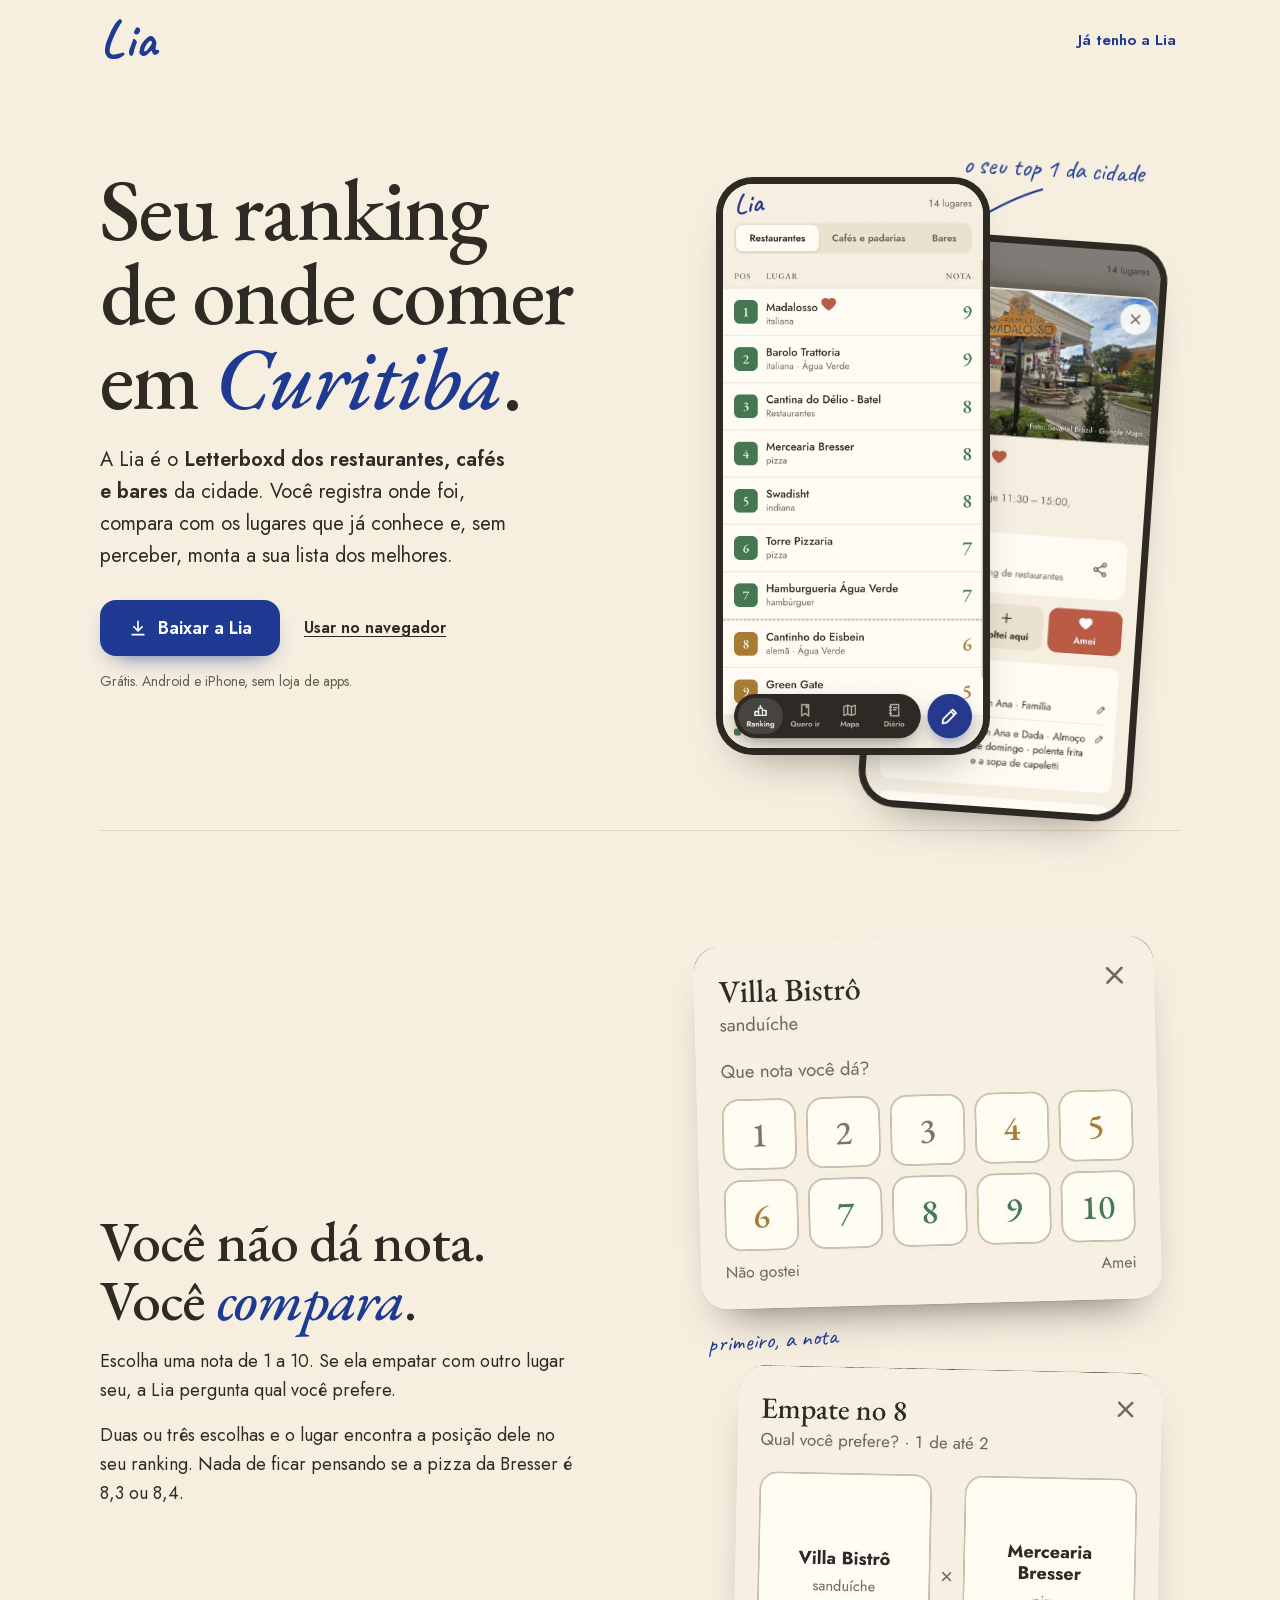
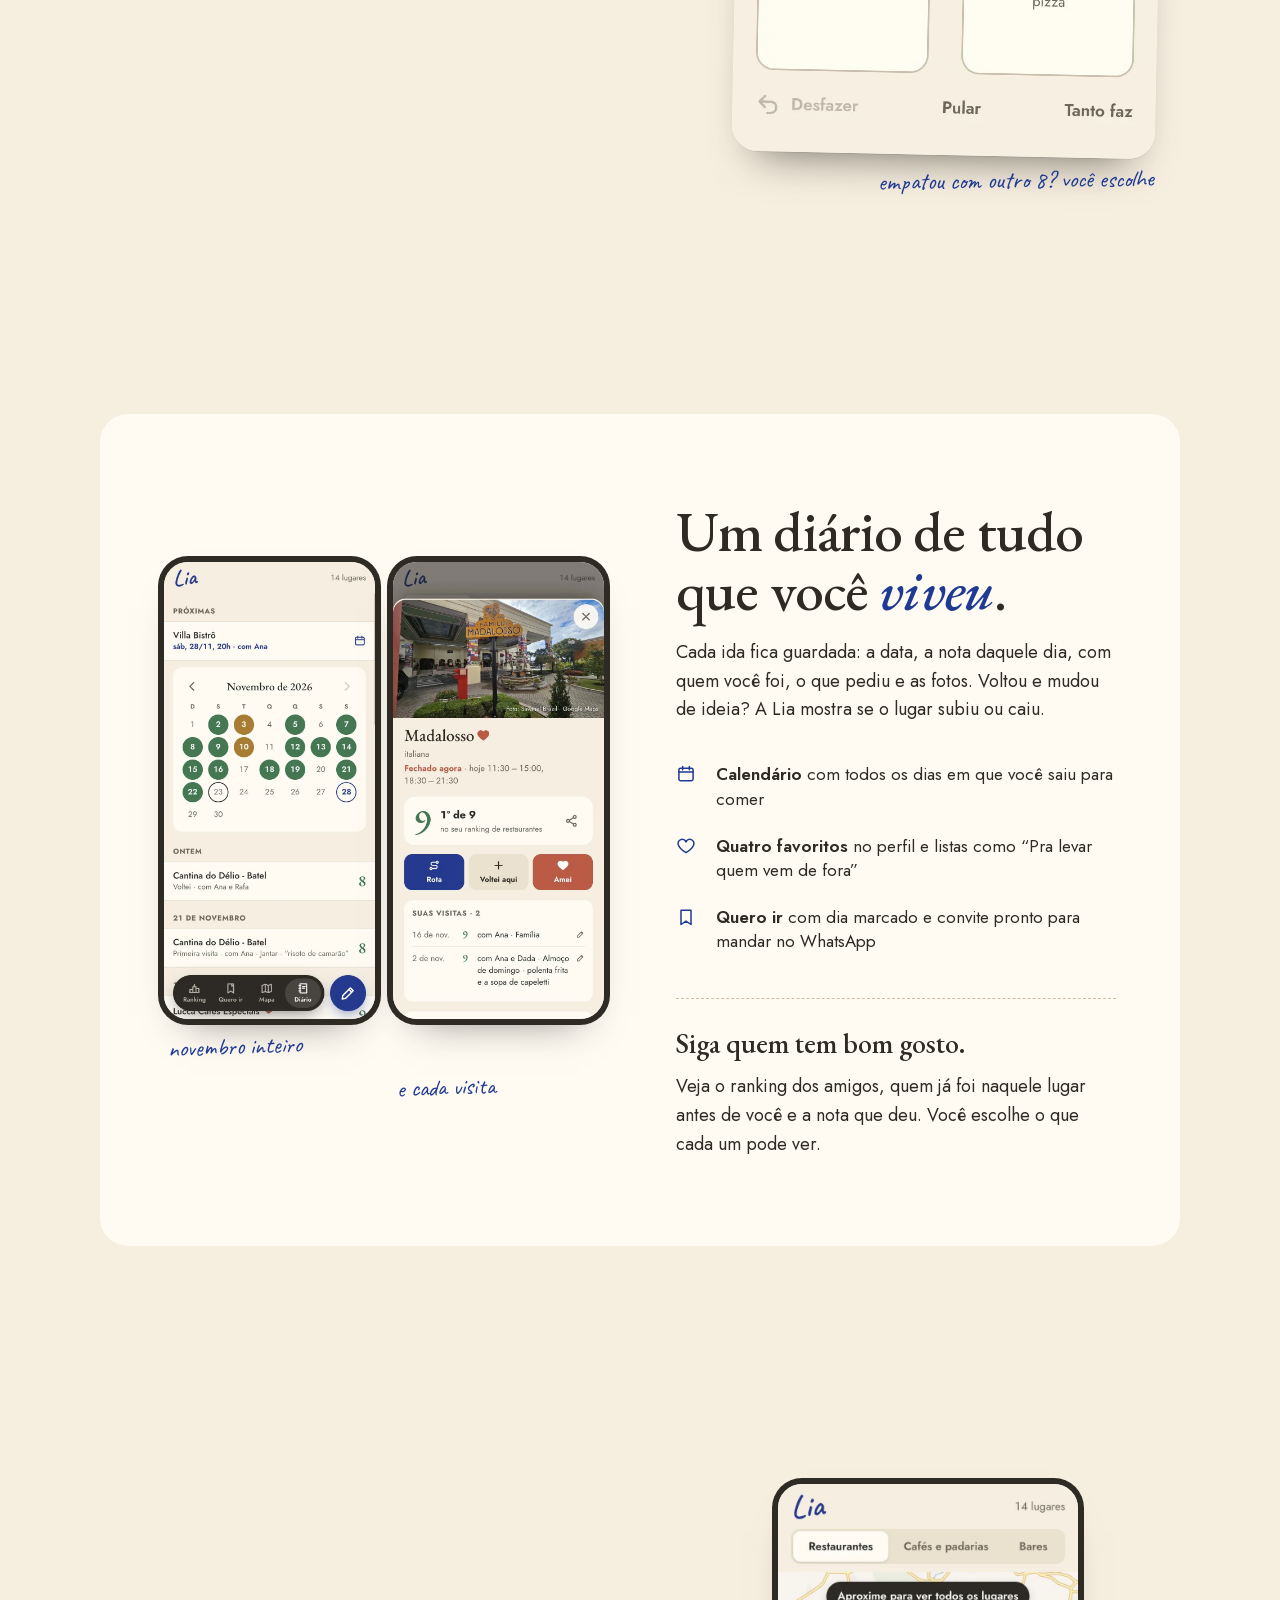
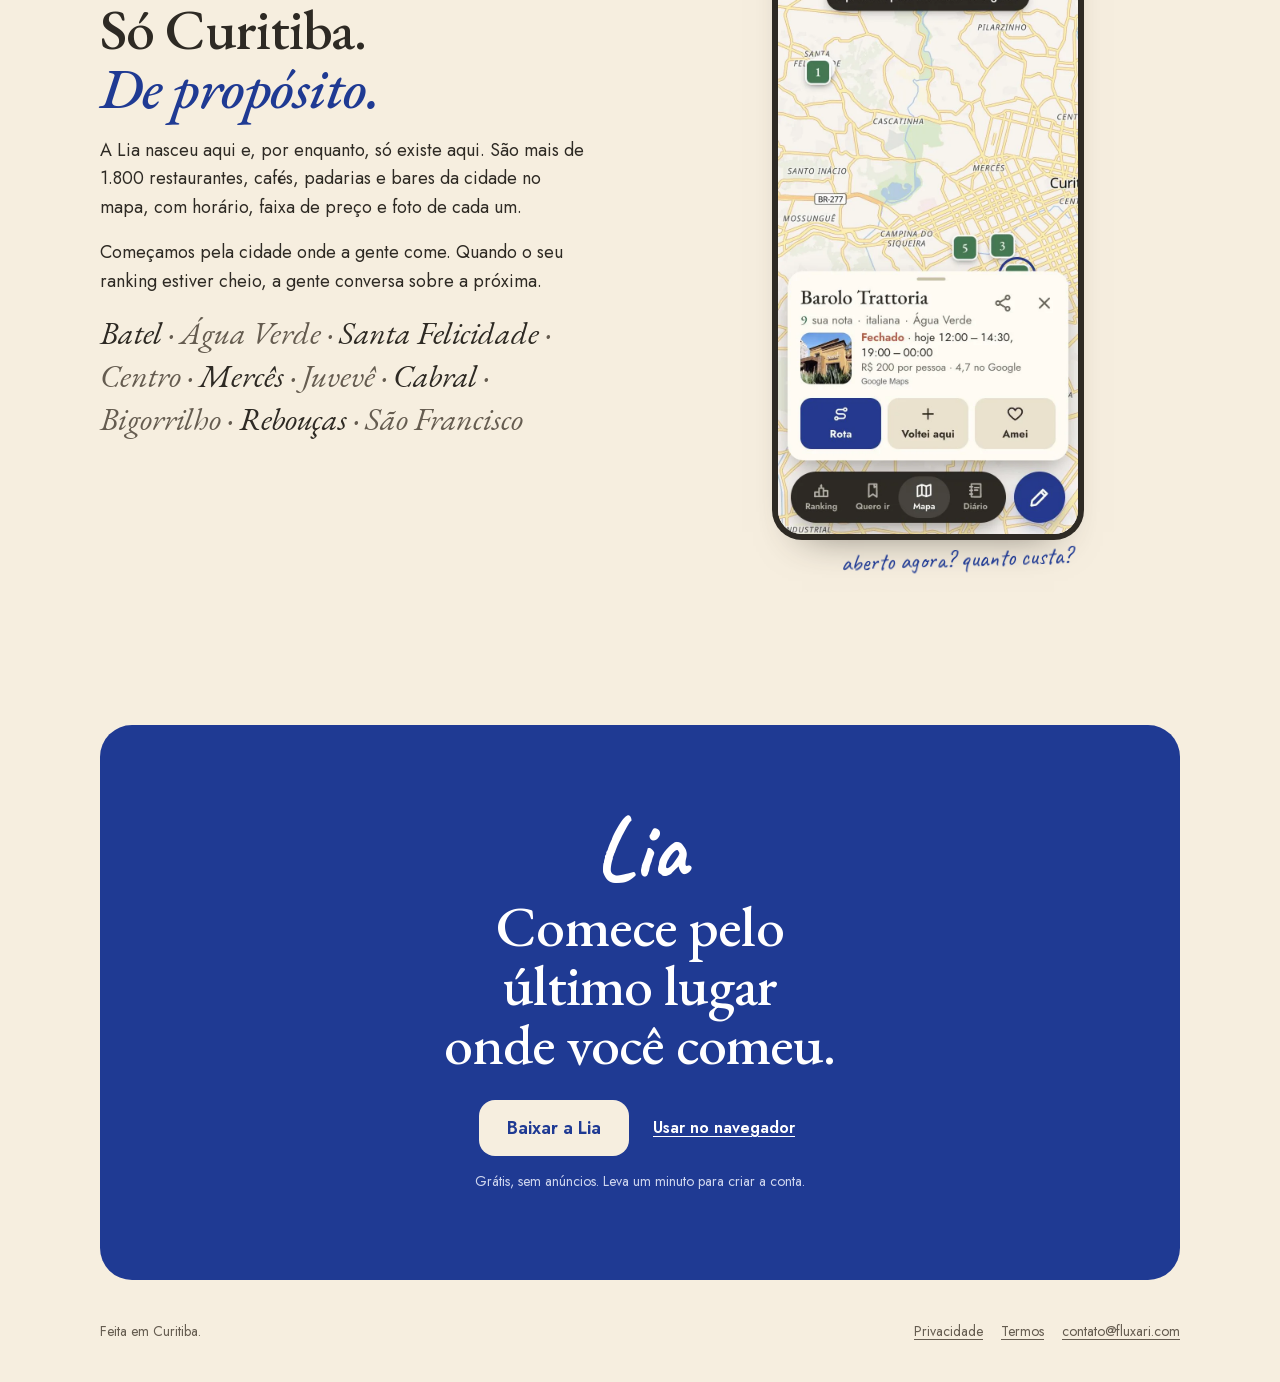
<file: index.html>
<!doctype html>
<html lang="pt-BR">
<head>
<meta charset="utf-8">
<script>
// Só vai direto para o app quem está dentro do app instalado ou chegou por um aviso / link de conta.
(function () {
  try {
    var q = location.search, h = location.hash;
    var installed = matchMedia('(display-mode: standalone)').matches || navigator.standalone;
    var deep = /[?&](lugar|ver)=/.test(q) || /access_token|type=recovery/.test(h);
    if (installed || deep) location.replace('app.html' + q + h);
  } catch (e) {}
})();
</script>
<meta name="viewport" content="width=device-width, initial-scale=1, viewport-fit=cover">
<meta name="theme-color" content="#F6EEDF">
<title>Lia · seu ranking de onde comer em Curitiba</title>
<meta name="description" content="A Lia é o Letterboxd dos restaurantes, cafés e bares de Curitiba: registre onde foi, compare com os lugares que já conhece e monte o seu ranking. Grátis, para Android e iPhone.">
<meta property="og:title" content="Lia · seu ranking de onde comer em Curitiba">
<meta property="og:description" content="O Letterboxd dos restaurantes, cafés e bares de Curitiba. Grátis, sem loja de apps.">
<meta property="og:image" content="https://lia.fluxari.com/site/ranking.webp">
<meta property="og:url" content="https://lia.fluxari.com/">
<link rel="manifest" href="manifest.webmanifest">
<link rel="icon" href="icons/icon-192.png">
<link rel="apple-touch-icon" href="icons/apple-touch-icon.png">
<link rel="preload" href="fonts/eb-garamond.woff2" as="font" type="font/woff2" crossorigin>
<link rel="preload" href="site/ranking.webp" as="image">
<style>
@font-face{font-family:'EB Garamond';src:url(fonts/eb-garamond.woff2) format('woff2');font-weight:400 800;font-display:swap}
@font-face{font-family:'EB Garamond';src:url(fonts/eb-garamond-italic.woff2) format('woff2');font-weight:400 800;font-style:italic;font-display:swap}
@font-face{font-family:Jost;src:url(fonts/jost.woff2) format('woff2');font-weight:300 700;font-display:swap}
@font-face{font-family:Caveat;src:url(fonts/caveat.woff2) format('woff2');font-weight:400 700;font-display:swap}
:root{
  --kraft:#F6EEDF;--paper:#FFFBF3;--ink:#2E2A24;--ink-2:#655C50;--line:#E2D6C1;
  --blue:#1F3A93;--blue-deep:#172C72;--terra:#C8553D;--win:#2F7A4F;
  --ease:cubic-bezier(0.23,1,0.32,1);
  --serif:'EB Garamond',Georgia,serif;--sans:Jost,system-ui,sans-serif;--hand:Caveat,cursive;
  color-scheme:light;
}
*{box-sizing:border-box}
html{-webkit-text-size-adjust:100%;scroll-behavior:smooth}
body{margin:0;background:var(--kraft);color:var(--ink);font:400 18px/1.6 var(--sans);-webkit-font-smoothing:antialiased;text-rendering:optimizeLegibility}
::selection{background:var(--blue);color:var(--kraft)}
:focus-visible{outline:2.5px solid var(--blue);outline-offset:3px;border-radius:6px}
html{scrollbar-color:#cdbfa7 var(--kraft)}
img{display:block;max-width:100%;height:auto}
a{color:inherit;text-underline-offset:.2em;text-decoration-thickness:1px}
.wrap{max-width:1120px;margin:0 auto;padding:0 20px}

/* topo */
.top{display:flex;align-items:center;justify-content:space-between;padding:calc(18px + env(safe-area-inset-top)) 0 0}
.sig{font-family:var(--hand);font-weight:700;color:var(--blue);line-height:.8;text-decoration:none}
.top .sig{font-size:52px}
.top a.open{font-weight:600;font-size:15px;color:var(--blue);text-decoration:none;padding:10px 4px}
.top a.open:hover{text-decoration:underline}

/* botões */
.cta{display:inline-flex;align-items:center;justify-content:center;gap:10px;min-height:56px;padding:0 28px;border-radius:16px;background:var(--blue);color:#fff;font:600 18px var(--sans);text-decoration:none;box-shadow:0 10px 24px -14px #1F3A93;transition:transform .16s var(--ease),background-color .2s ease}
.cta:hover{background:var(--blue-deep)}
.cta:active{transform:scale(.97)}
.cta svg{width:20px;height:20px}
.alt{font-weight:600;font-size:16px;color:var(--ink);padding:14px 6px}
.fine{font-size:14px;color:var(--ink-2);margin:14px 0 0}

/* hero */
.hero{display:grid;gap:40px;padding:36px 0 56px}
.hero h1{font-family:var(--serif);font-weight:500;font-size:clamp(2.7rem,8.5vw,5.4rem);line-height:.98;letter-spacing:-.02em;margin:0;text-wrap:balance}
.hero h1 em{font-style:italic;color:var(--blue)}
.hero .lead{font-size:clamp(1.08rem,2.2vw,1.25rem);max-width:34ch;margin:22px 0 28px;color:var(--ink)}
.hero .lead b{font-weight:600}
.actions{display:flex;flex-wrap:wrap;align-items:center;gap:8px 18px}
.phones{position:relative;justify-self:center;width:min(100%,420px);aspect-ratio:420/600;margin-top:24px}
.phone{position:absolute;width:62%;border-radius:30px;overflow:hidden;background:var(--paper);box-shadow:0 2px 0 #00000010,0 24px 48px -22px #2e2a2499,0 0 0 7px var(--ink);}
.phone img{width:100%}
.phones .p1{left:0;top:7%;z-index:2;animation:rise .9s var(--ease) both}
.phones .p2{right:0;top:17%;transform:rotate(4deg);animation:rise2 1.1s var(--ease) both}
@keyframes rise{from{transform:translateY(26px)}to{transform:none}}
@keyframes rise2{from{transform:translateY(40px) rotate(7deg)}to{transform:rotate(4deg)}}
.note{position:absolute;font-family:var(--hand);font-size:26px;line-height:1;color:var(--blue);white-space:nowrap}
.note svg{display:block;stroke:currentColor;fill:none;stroke-width:2;stroke-linecap:round}
.phones .n1{right:0;top:-2%;transform:rotate(3deg);text-align:right}
.phones .n1 svg{width:84px;height:46px;margin:4px 0 0 0}

/* seções */
section{padding:72px 0}
.rule{border-top:1px solid var(--line)}
h2{font-family:var(--serif);font-weight:500;font-size:clamp(2.1rem,5.5vw,3.6rem);line-height:1.02;letter-spacing:-.015em;margin:0 0 18px;text-wrap:balance}
h2 em{font-style:italic;color:var(--blue)}
.copy p{max-width:44ch;margin:0 0 16px}
.split{display:grid;gap:44px;align-items:center}
.duo{display:grid;grid-template-columns:1fr 1fr;gap:18px;position:relative;max-width:520px;justify-self:center;width:100%}
.shot{border-radius:24px;overflow:hidden;background:var(--paper);box-shadow:0 0 0 6px var(--ink),0 22px 40px -24px #2e2a24aa}
.duo .shot:nth-child(2){transform:translateY(40px)}
.cap{font-family:var(--hand);font-size:24px;color:var(--blue);margin:14px 0 0 4px;line-height:1.05;transform:rotate(-2deg)}
.duo figure{margin:0}
.duo figure:nth-child(2) .cap{margin-top:54px}

/* nota e desempate: recortes da folha que sobe no app */
.sheets{display:grid;gap:26px;max-width:460px;width:100%;justify-self:center}
.sheets figure{margin:0}
.sheet{border-radius:26px;overflow:hidden;background:var(--paper);box-shadow:0 1px 0 #00000012,0 26px 44px -26px #2e2a24b3}
.sheets .s1{transform:rotate(-1.5deg)}
.sheets .s2{transform:rotate(1.2deg);margin-left:8%}
.sheets .s2 .cap{text-align:right}

/* diário: folha de papel claro */
.diary{background:var(--paper);border-radius:28px;padding:56px 22px;margin:0 -4px}
.facts{list-style:none;padding:0;margin:26px 0 0;display:grid;gap:0}
.facts li{display:grid;grid-template-columns:28px 1fr;gap:12px;align-items:baseline;padding:10px 0;font-size:17px;line-height:1.45}
.facts li svg{width:20px;height:20px;stroke:var(--blue);fill:none;stroke-width:1.8;stroke-linecap:round;stroke-linejoin:round;transform:translateY(4px)}
.facts b{font-weight:600}
.friends{margin-top:34px;padding-top:22px;border-top:1px dashed #cbbda4}
.friends h3{font-family:var(--serif);font-weight:500;font-size:28px;margin:0 0 6px}
.friends p{margin:0;max-width:46ch;color:var(--ink)}

/* Curitiba */
.city h2{max-width:14ch}
.bairros{font-family:var(--serif);font-style:italic;font-size:clamp(1.35rem,3.4vw,2rem);line-height:1.35;color:var(--ink-2);margin:26px 0 0;max-width:30ch}
.bairros span{color:var(--ink)}
.single{max-width:300px;justify-self:center;width:100%}
.single .cap{text-align:right;margin-right:6px}

/* chamada final */
.final{background:var(--blue);color:#fff;border-radius:32px;padding:60px 26px;margin:24px 0 0;text-align:center}
.final .sig{color:#fff;font-size:88px;display:block;margin-bottom:14px}
.final h2{color:#fff;margin:0 auto 26px;max-width:16ch}
.final .cta{background:var(--kraft);color:var(--blue);box-shadow:none}
.final .cta:hover{background:#fff}
.final .fine{color:#cfd6ee}
.final a.alt{color:#fff}

footer{padding:40px 0 calc(40px + env(safe-area-inset-bottom));font-size:14px;color:var(--ink-2);display:flex;flex-wrap:wrap;gap:8px 18px;justify-content:space-between}
footer nav{display:flex;flex-wrap:wrap;gap:6px 18px}
footer a{color:var(--ink-2)}

@media (min-width:880px){
  .hero{grid-template-columns:1.05fr .95fr;align-items:center;padding:56px 0 88px}
  section{padding:110px 0}
  .split{grid-template-columns:1fr 1fr;gap:72px}
  .split.rev .copy{order:2}
  .diary{padding:88px 64px;margin:0}
  .final{padding:88px 40px}
}
@media (hover:hover) and (pointer:fine){.cta:hover{transform:translateY(-1px)}}
@media (prefers-reduced-motion:reduce){html{scroll-behavior:auto}.phones .p1,.phones .p2{animation:none}.cta{transition:none}}
</style>
</head>
<body>
<div class="wrap">
  <header class="top">
    <a class="sig" href="./" aria-label="Lia, início">Lia</a>
    <a class="open" href="app.html">Já tenho a Lia</a>
  </header>

  <main>
    <div class="hero">
      <div>
        <h1>Seu ranking de onde comer em <em>Curitiba</em>.</h1>
        <p class="lead">A Lia é o <b>Letterboxd dos restaurantes, cafés e bares</b> da cidade. Você registra onde foi, compara com os lugares que já conhece e, sem perceber, monta a sua lista dos melhores.</p>
        <div class="actions">
          <a class="cta" href="app/"><svg viewBox="0 0 24 24" fill="none" stroke="currentColor" stroke-width="2" stroke-linecap="round" stroke-linejoin="round" aria-hidden="true"><path d="M12 4v11M7 10.5l5 5 5-5"/><path d="M5 20h14"/></svg>Baixar a Lia</a>
          <a class="alt" href="app.html">Usar no navegador</a>
        </div>
        <p class="fine">Grátis. Android e iPhone, sem loja de apps.</p>
      </div>
      <div class="phones" aria-label="Telas da Lia: ranking de restaurantes e a ficha do Madalosso">
        <div class="phone p2"><img src="site/ficha.webp" width="750" height="1624" alt="Ficha do Madalosso na Lia, com foto, a nota 9 e as visitas"></div>
        <div class="phone p1"><img src="site/ranking.webp" width="750" height="1624" alt="Ranking de restaurantes na Lia: Madalosso, Barolo Trattoria, Cantina do Délio, Mercearia Bresser e outros"></div>
        <p class="note n1" aria-hidden="true">o seu top 1 da cidade<svg viewBox="0 0 84 46" aria-hidden="true"><path d="M80 4C62 10 38 22 12 40M10 28l2 12 12-1"/></svg></p>
      </div>
    </div>

    <section class="rule">
      <div class="split">
        <div class="copy">
          <h2>Você não dá nota. Você <em>compara</em>.</h2>
          <p>Escolha uma nota de 1 a 10. Se ela empatar com outro lugar seu, a Lia pergunta qual você prefere.</p>
          <p>Duas ou três escolhas e o lugar encontra a posição dele no seu ranking. Nada de ficar pensando se a pizza da Bresser é 8,3 ou 8,4.</p>
        </div>
        <div class="sheets">
          <figure class="s1"><div class="sheet"><img src="site/nota.webp" width="750" height="592" loading="lazy" alt="Tela de nota da Lia para o Villa Bistrô, com os números de 1 a 10"></div><figcaption class="cap">primeiro, a nota</figcaption></figure>
          <figure class="s2"><div class="sheet"><img src="site/empate.webp" width="750" height="684" loading="lazy" alt="Tela de desempate da Lia: Villa Bistrô ou Mercearia Bresser?"></div><figcaption class="cap">empatou com outro 8? você escolhe</figcaption></figure>
        </div>
      </div>
    </section>

    <section class="diary-wrap">
      <div class="diary">
        <div class="split rev">
          <div class="copy">
            <h2>Um diário de tudo que você <em>viveu</em>.</h2>
            <p>Cada ida fica guardada: a data, a nota daquele dia, com quem você foi, o que pediu e as fotos. Voltou e mudou de ideia? A Lia mostra se o lugar subiu ou caiu.</p>
            <ul class="facts">
              <li><svg viewBox="0 0 24 24" aria-hidden="true"><rect x="3.5" y="5" width="17" height="15" rx="2"/><path d="M3.5 9.5h17M8 3v4M16 3v4"/></svg><span><b>Calendário</b> com todos os dias em que você saiu para comer</span></li>
              <li><svg viewBox="0 0 24 24" aria-hidden="true"><path d="M12 20s-7.5-4.6-9.2-9.3A4.7 4.7 0 0 1 12 7.2a4.7 4.7 0 0 1 9.2 3.5C19.5 15.4 12 20 12 20z"/></svg><span><b>Quatro favoritos</b> no perfil e listas como “Pra levar quem vem de fora”</span></li>
              <li><svg viewBox="0 0 24 24" aria-hidden="true"><path d="M6 4h12v17l-6-4-6 4z"/></svg><span><b>Quero ir</b> com dia marcado e convite pronto para mandar no WhatsApp</span></li>
            </ul>
            <div class="friends">
              <h3>Siga quem tem bom gosto.</h3>
              <p>Veja o ranking dos amigos, quem já foi naquele lugar antes de você e a nota que deu. Você escolhe o que cada um pode ver.</p>
            </div>
          </div>
          <div class="duo">
            <figure><div class="shot"><img src="site/diario.webp" width="750" height="1624" loading="lazy" alt="Diário da Lia com o calendário de novembro e as últimas idas"></div><figcaption class="cap">novembro inteiro</figcaption></figure>
            <figure><div class="shot"><img src="site/ficha.webp" width="750" height="1624" loading="lazy" alt="Ficha do Madalosso com duas visitas e a nota de cada uma"></div><figcaption class="cap">e cada visita</figcaption></figure>
          </div>
        </div>
      </div>
    </section>

    <section class="city">
      <div class="split">
        <div class="copy">
          <h2>Só Curitiba. <em>De propósito.</em></h2>
          <p>A Lia nasceu aqui e, por enquanto, só existe aqui. São mais de 1.800 restaurantes, cafés, padarias e bares da cidade no mapa, com horário, faixa de preço e foto de cada um.</p>
          <p>Começamos pela cidade onde a gente come. Quando o seu ranking estiver cheio, a gente conversa sobre a próxima.</p>
          <p class="bairros"><span>Batel</span> · Água Verde · <span>Santa Felicidade</span> · Centro · <span>Mercês</span> · Juvevê · <span>Cabral</span> · Bigorrilho · <span>Rebouças</span> · São Francisco</p>
        </div>
        <figure class="single"><div class="shot"><img src="site/mapa.webp" width="750" height="1624" loading="lazy" alt="Mapa de Curitiba na Lia com os lugares ranqueados e o cartão da Barolo Trattoria: aberto, preço e nota do Google"></div><figcaption class="cap">aberto agora? quanto custa?</figcaption></figure>
      </div>
    </section>

    <div class="final">
      <span class="sig" aria-hidden="true">Lia</span>
      <h2>Comece pelo último lugar onde você comeu.</h2>
      <div class="actions" style="justify-content:center">
        <a class="cta" href="app/">Baixar a Lia</a>
        <a class="alt" href="app.html">Usar no navegador</a>
      </div>
      <p class="fine">Grátis, sem anúncios. Leva um minuto para criar a conta.</p>
    </div>
  </main>

  <footer>
    <span>Feita em Curitiba.</span>
    <nav aria-label="Rodapé"><a href="privacidade.html">Privacidade</a><a href="termos.html">Termos</a><a href="mailto:contato@fluxari.com">contato@fluxari.com</a></nav>
  </footer>
</div>
</body>
</html>
</file>
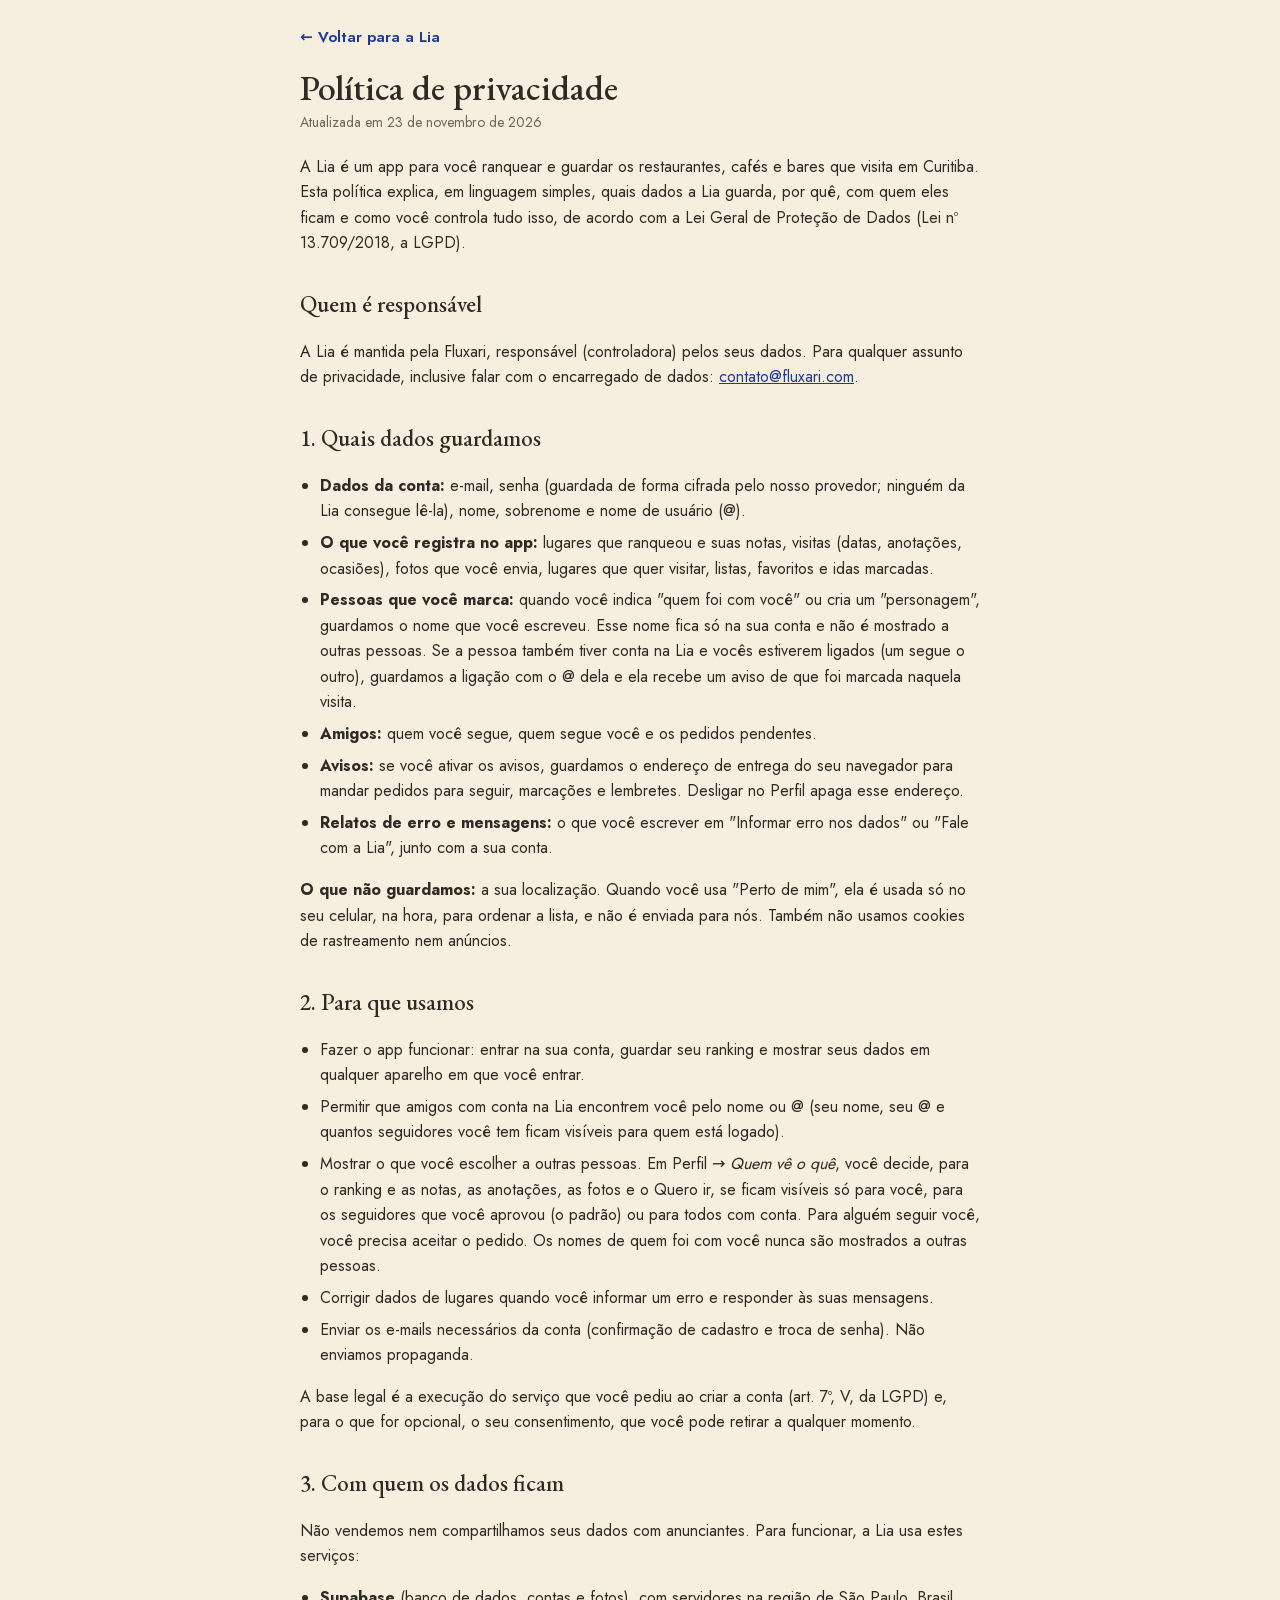
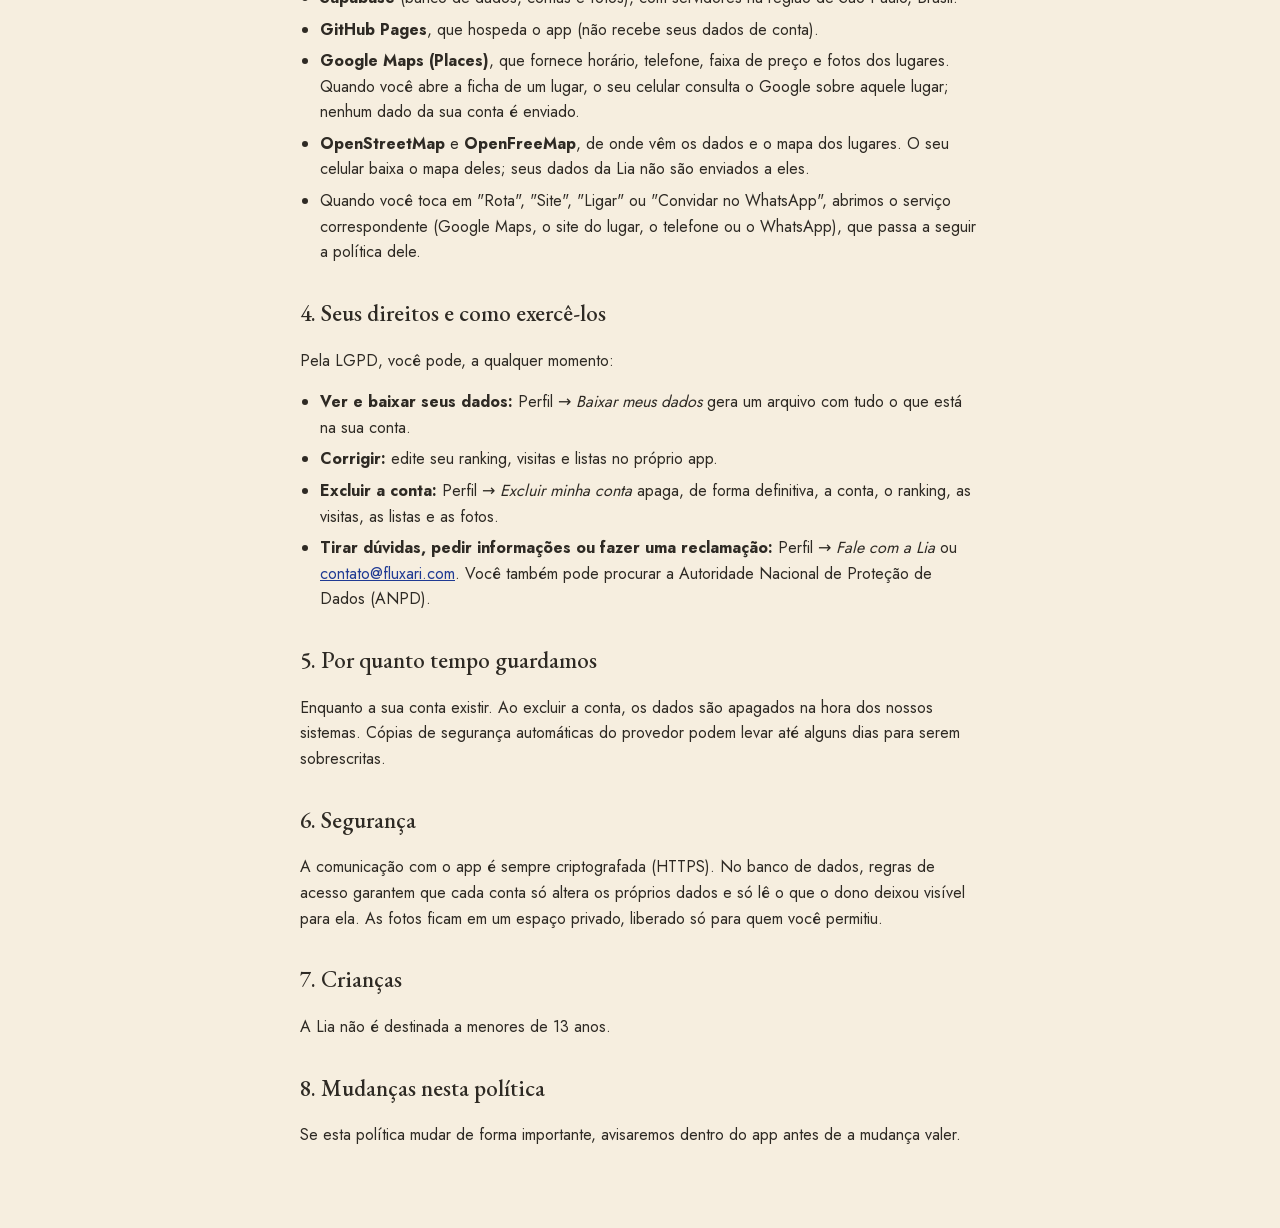
<file: privacidade.html>
<!doctype html>
<html lang="pt-BR">
<head>
<meta charset="utf-8">
<meta name="viewport" content="width=device-width, initial-scale=1">
<meta name="theme-color" content="#F6EEDF">
<title>Política de privacidade · Lia</title>
<link rel="stylesheet" href="legal.css">
</head>
<body>
<main>
<a class="back" href="./">← Voltar para a Lia</a>
<h1>Política de privacidade</h1>
<p class="meta">Atualizada em 23 de novembro de 2026</p>

<p>A Lia é um app para você ranquear e guardar os restaurantes, cafés e bares que visita em Curitiba. Esta política explica, em linguagem simples, quais dados a Lia guarda, por quê, com quem eles ficam e como você controla tudo isso, de acordo com a Lei Geral de Proteção de Dados (Lei nº 13.709/2018, a LGPD).</p>

<h2>Quem é responsável</h2>
<p>A Lia é mantida pela Fluxari, responsável (controladora) pelos seus dados. Para qualquer assunto de privacidade, inclusive falar com o encarregado de dados: <a href="mailto:contato@fluxari.com">contato@fluxari.com</a>.</p>

<h2>1. Quais dados guardamos</h2>
<ul>
  <li><b>Dados da conta:</b> e-mail, senha (guardada de forma cifrada pelo nosso provedor; ninguém da Lia consegue lê-la), nome, sobrenome e nome de usuário (@).</li>
  <li><b>O que você registra no app:</b> lugares que ranqueou e suas notas, visitas (datas, anotações, ocasiões), fotos que você envia, lugares que quer visitar, listas, favoritos e idas marcadas.</li>
  <li><b>Pessoas que você marca:</b> quando você indica "quem foi com você" ou cria um "personagem", guardamos o nome que você escreveu. Esse nome fica só na sua conta e não é mostrado a outras pessoas. Se a pessoa também tiver conta na Lia e vocês estiverem ligados (um segue o outro), guardamos a ligação com o @ dela e ela recebe um aviso de que foi marcada naquela visita.</li>
  <li><b>Amigos:</b> quem você segue, quem segue você e os pedidos pendentes.</li>
  <li><b>Avisos:</b> se você ativar os avisos, guardamos o endereço de entrega do seu navegador para mandar pedidos para seguir, marcações e lembretes. Desligar no Perfil apaga esse endereço.</li>
  <li><b>Relatos de erro e mensagens:</b> o que você escrever em "Informar erro nos dados" ou "Fale com a Lia", junto com a sua conta.</li>
</ul>
<p><b>O que não guardamos:</b> a sua localização. Quando você usa "Perto de mim", ela é usada só no seu celular, na hora, para ordenar a lista, e não é enviada para nós. Também não usamos cookies de rastreamento nem anúncios.</p>

<h2>2. Para que usamos</h2>
<ul>
  <li>Fazer o app funcionar: entrar na sua conta, guardar seu ranking e mostrar seus dados em qualquer aparelho em que você entrar.</li>
  <li>Permitir que amigos com conta na Lia encontrem você pelo nome ou @ (seu nome, seu @ e quantos seguidores você tem ficam visíveis para quem está logado).</li>
  <li>Mostrar o que você escolher a outras pessoas. Em Perfil → <i>Quem vê o quê</i>, você decide, para o ranking e as notas, as anotações, as fotos e o Quero ir, se ficam visíveis só para você, para os seguidores que você aprovou (o padrão) ou para todos com conta. Para alguém seguir você, você precisa aceitar o pedido. Os nomes de quem foi com você nunca são mostrados a outras pessoas.</li>
  <li>Corrigir dados de lugares quando você informar um erro e responder às suas mensagens.</li>
  <li>Enviar os e-mails necessários da conta (confirmação de cadastro e troca de senha). Não enviamos propaganda.</li>
</ul>
<p>A base legal é a execução do serviço que você pediu ao criar a conta (art. 7º, V, da LGPD) e, para o que for opcional, o seu consentimento, que você pode retirar a qualquer momento.</p>

<h2>3. Com quem os dados ficam</h2>
<p>Não vendemos nem compartilhamos seus dados com anunciantes. Para funcionar, a Lia usa estes serviços:</p>
<ul>
  <li><b>Supabase</b> (banco de dados, contas e fotos), com servidores na região de São Paulo, Brasil.</li>
  <li><b>GitHub Pages</b>, que hospeda o app (não recebe seus dados de conta).</li>
  <li><b>Google Maps (Places)</b>, que fornece horário, telefone, faixa de preço e fotos dos lugares. Quando você abre a ficha de um lugar, o seu celular consulta o Google sobre aquele lugar; nenhum dado da sua conta é enviado.</li>
  <li><b>OpenStreetMap</b> e <b>OpenFreeMap</b>, de onde vêm os dados e o mapa dos lugares. O seu celular baixa o mapa deles; seus dados da Lia não são enviados a eles.</li>
  <li>Quando você toca em "Rota", "Site", "Ligar" ou "Convidar no WhatsApp", abrimos o serviço correspondente (Google Maps, o site do lugar, o telefone ou o WhatsApp), que passa a seguir a política dele.</li>
</ul>

<h2>4. Seus direitos e como exercê-los</h2>
<p>Pela LGPD, você pode, a qualquer momento:</p>
<ul>
  <li><b>Ver e baixar seus dados:</b> Perfil → <i>Baixar meus dados</i> gera um arquivo com tudo o que está na sua conta.</li>
  <li><b>Corrigir:</b> edite seu ranking, visitas e listas no próprio app.</li>
  <li><b>Excluir a conta:</b> Perfil → <i>Excluir minha conta</i> apaga, de forma definitiva, a conta, o ranking, as visitas, as listas e as fotos.</li>
  <li><b>Tirar dúvidas, pedir informações ou fazer uma reclamação:</b> Perfil → <i>Fale com a Lia</i> ou <a href="mailto:contato@fluxari.com">contato@fluxari.com</a>. Você também pode procurar a Autoridade Nacional de Proteção de Dados (ANPD).</li>
</ul>

<h2>5. Por quanto tempo guardamos</h2>
<p>Enquanto a sua conta existir. Ao excluir a conta, os dados são apagados na hora dos nossos sistemas. Cópias de segurança automáticas do provedor podem levar até alguns dias para serem sobrescritas.</p>

<h2>6. Segurança</h2>
<p>A comunicação com o app é sempre criptografada (HTTPS). No banco de dados, regras de acesso garantem que cada conta só altera os próprios dados e só lê o que o dono deixou visível para ela. As fotos ficam em um espaço privado, liberado só para quem você permitiu.</p>

<h2>7. Crianças</h2>
<p>A Lia não é destinada a menores de 13 anos.</p>

<h2>8. Mudanças nesta política</h2>
<p>Se esta política mudar de forma importante, avisaremos dentro do app antes de a mudança valer.</p>
</main>
</body>
</html>
</file>
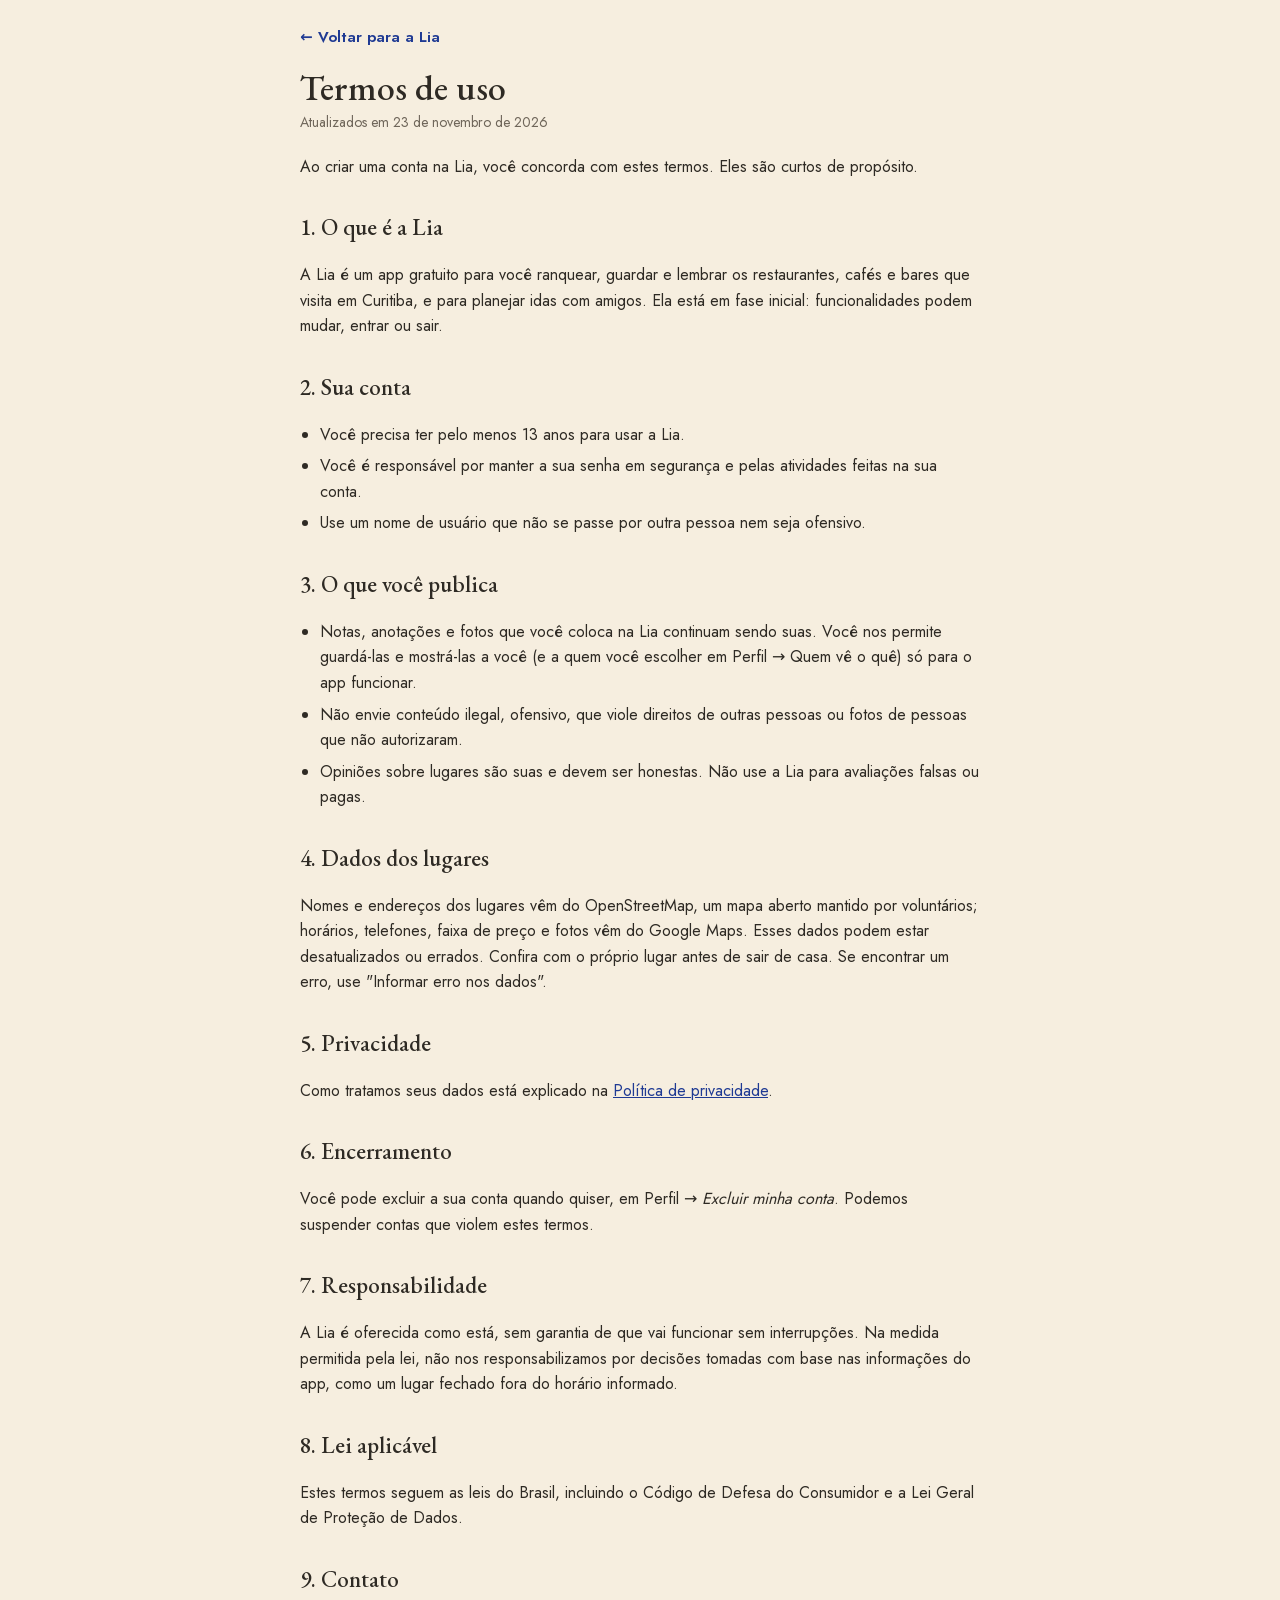
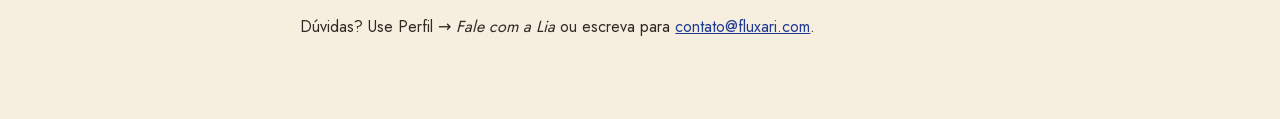
<file: termos.html>
<!doctype html>
<html lang="pt-BR">
<head>
<meta charset="utf-8">
<meta name="viewport" content="width=device-width, initial-scale=1">
<meta name="theme-color" content="#F6EEDF">
<title>Termos de uso · Lia</title>
<link rel="stylesheet" href="legal.css">
</head>
<body>
<main>
<a class="back" href="./">← Voltar para a Lia</a>
<h1>Termos de uso</h1>
<p class="meta">Atualizados em 23 de novembro de 2026</p>

<p>Ao criar uma conta na Lia, você concorda com estes termos. Eles são curtos de propósito.</p>

<h2>1. O que é a Lia</h2>
<p>A Lia é um app gratuito para você ranquear, guardar e lembrar os restaurantes, cafés e bares que visita em Curitiba, e para planejar idas com amigos. Ela está em fase inicial: funcionalidades podem mudar, entrar ou sair.</p>

<h2>2. Sua conta</h2>
<ul>
  <li>Você precisa ter pelo menos 13 anos para usar a Lia.</li>
  <li>Você é responsável por manter a sua senha em segurança e pelas atividades feitas na sua conta.</li>
  <li>Use um nome de usuário que não se passe por outra pessoa nem seja ofensivo.</li>
</ul>

<h2>3. O que você publica</h2>
<ul>
  <li>Notas, anotações e fotos que você coloca na Lia continuam sendo suas. Você nos permite guardá-las e mostrá-las a você (e a quem você escolher em Perfil → Quem vê o quê) só para o app funcionar.</li>
  <li>Não envie conteúdo ilegal, ofensivo, que viole direitos de outras pessoas ou fotos de pessoas que não autorizaram.</li>
  <li>Opiniões sobre lugares são suas e devem ser honestas. Não use a Lia para avaliações falsas ou pagas.</li>
</ul>

<h2>4. Dados dos lugares</h2>
<p>Nomes e endereços dos lugares vêm do OpenStreetMap, um mapa aberto mantido por voluntários; horários, telefones, faixa de preço e fotos vêm do Google Maps. Esses dados podem estar desatualizados ou errados. Confira com o próprio lugar antes de sair de casa. Se encontrar um erro, use "Informar erro nos dados".</p>

<h2>5. Privacidade</h2>
<p>Como tratamos seus dados está explicado na <a href="privacidade.html">Política de privacidade</a>.</p>

<h2>6. Encerramento</h2>
<p>Você pode excluir a sua conta quando quiser, em Perfil → <i>Excluir minha conta</i>. Podemos suspender contas que violem estes termos.</p>

<h2>7. Responsabilidade</h2>
<p>A Lia é oferecida como está, sem garantia de que vai funcionar sem interrupções. Na medida permitida pela lei, não nos responsabilizamos por decisões tomadas com base nas informações do app, como um lugar fechado fora do horário informado.</p>

<h2>8. Lei aplicável</h2>
<p>Estes termos seguem as leis do Brasil, incluindo o Código de Defesa do Consumidor e a Lei Geral de Proteção de Dados.</p>

<h2>9. Contato</h2>
<p>Dúvidas? Use Perfil → <i>Fale com a Lia</i> ou escreva para <a href="mailto:contato@fluxari.com">contato@fluxari.com</a>.</p>
</main>
</body>
</html>
</file>
<file: legal.css>
/* páginas de Termos e Privacidade, no papel kraft da Lia */
@font-face{font-family:'EB Garamond';src:url(fonts/eb-garamond.woff2) format('woff2');font-weight:400 800;font-display:swap}
@font-face{font-family:Jost;src:url(fonts/jost.woff2) format('woff2');font-weight:300 700;font-display:swap}
:root{color-scheme:light}
body{margin:0;background:#F6EEDF;color:#2E2A24;font:16px/1.6 Jost,system-ui,sans-serif}
main{max-width:680px;margin:0 auto;padding:24px 20px 64px}
h1{font-family:'EB Garamond',Georgia,serif;font-weight:500;font-size:36px;line-height:1.1;margin:18px 0 4px}
h2{font-family:'EB Garamond',Georgia,serif;font-weight:500;font-size:23px;margin:30px 0 6px}
.meta{color:#6F665A;font-size:14px;margin:0 0 20px}
ul{padding-left:20px}li{margin:6px 0}
a{color:#1F3A93}
.back{text-decoration:none;font-weight:600;font-size:15px}
</file>
